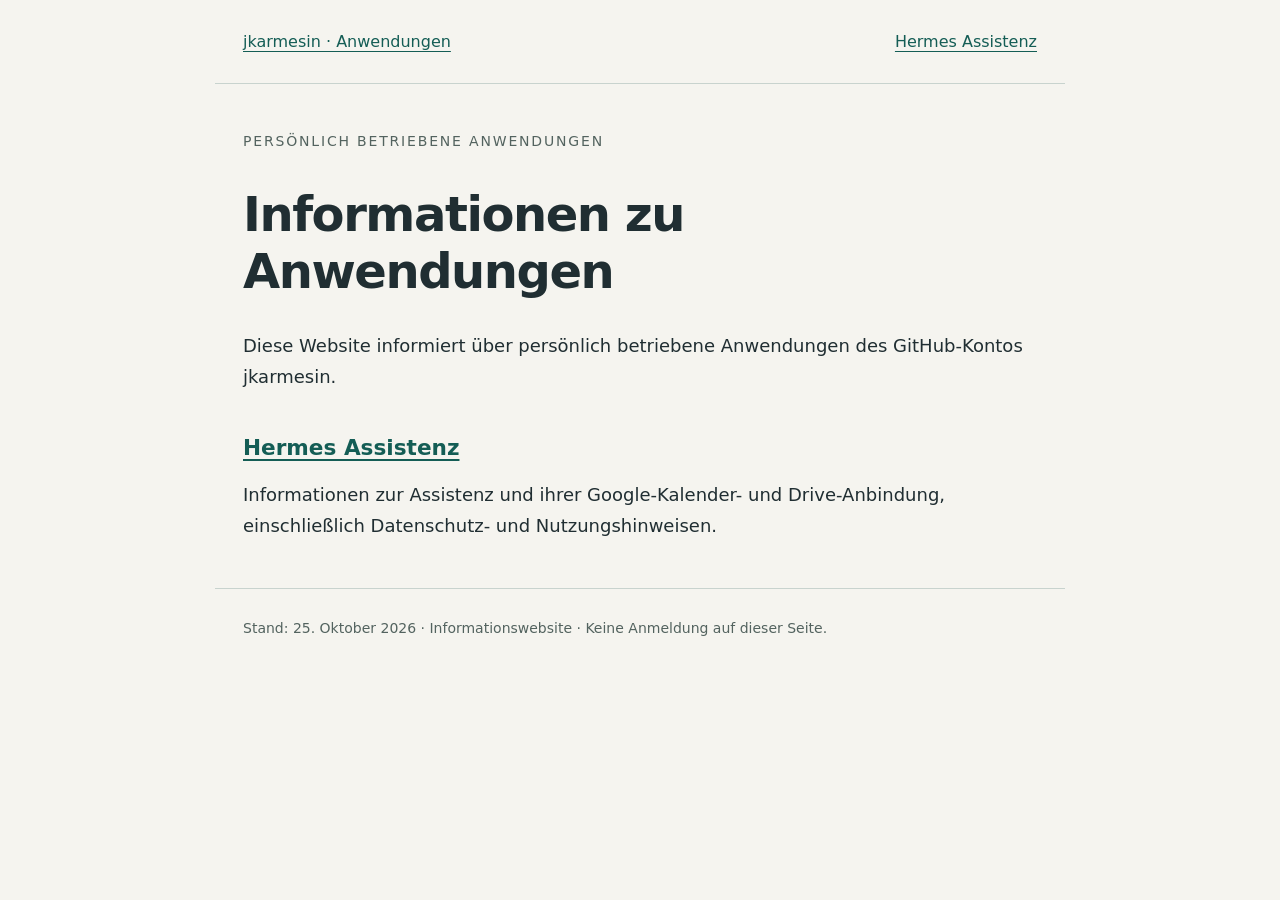
<file: index.html>
<!doctype html>
<html lang="de"><head><meta charset="utf-8"><meta name="viewport" content="width=device-width,initial-scale=1"><meta name="robots" content="noindex"><meta name="description" content="Informationen zur persönlichen Nutzung von Hermes Assistenz und zur Google-Anbindung."><title>Informationen zu Anwendungen</title><link rel="stylesheet" href="style.css"><meta name="google-site-verification" content="zMURA0jsrWzc1F38BVKmj9uZnFCcE_4WYgppFO4dZlk" /></head>
<body><header><a href="/">jkarmesin · Anwendungen</a><nav aria-label="Seitennavigation"><a href="hermes-assistenz/">Hermes Assistenz</a></nav></header><main><p class="eyebrow">Persönlich betriebene Anwendungen</p><h1>Informationen zu Anwendungen</h1><p>Diese Website informiert über persönlich betriebene Anwendungen des GitHub-Kontos jkarmesin.</p><h2><a href="hermes-assistenz/">Hermes Assistenz</a></h2><p>Informationen zur Assistenz und ihrer Google-Kalender- und Drive-Anbindung, einschließlich Datenschutz- und Nutzungshinweisen.</p></main><footer>Stand: 25. Oktober 2026 · Informationswebsite · Keine Anmeldung auf dieser Seite.</footer></body></html>
</file>
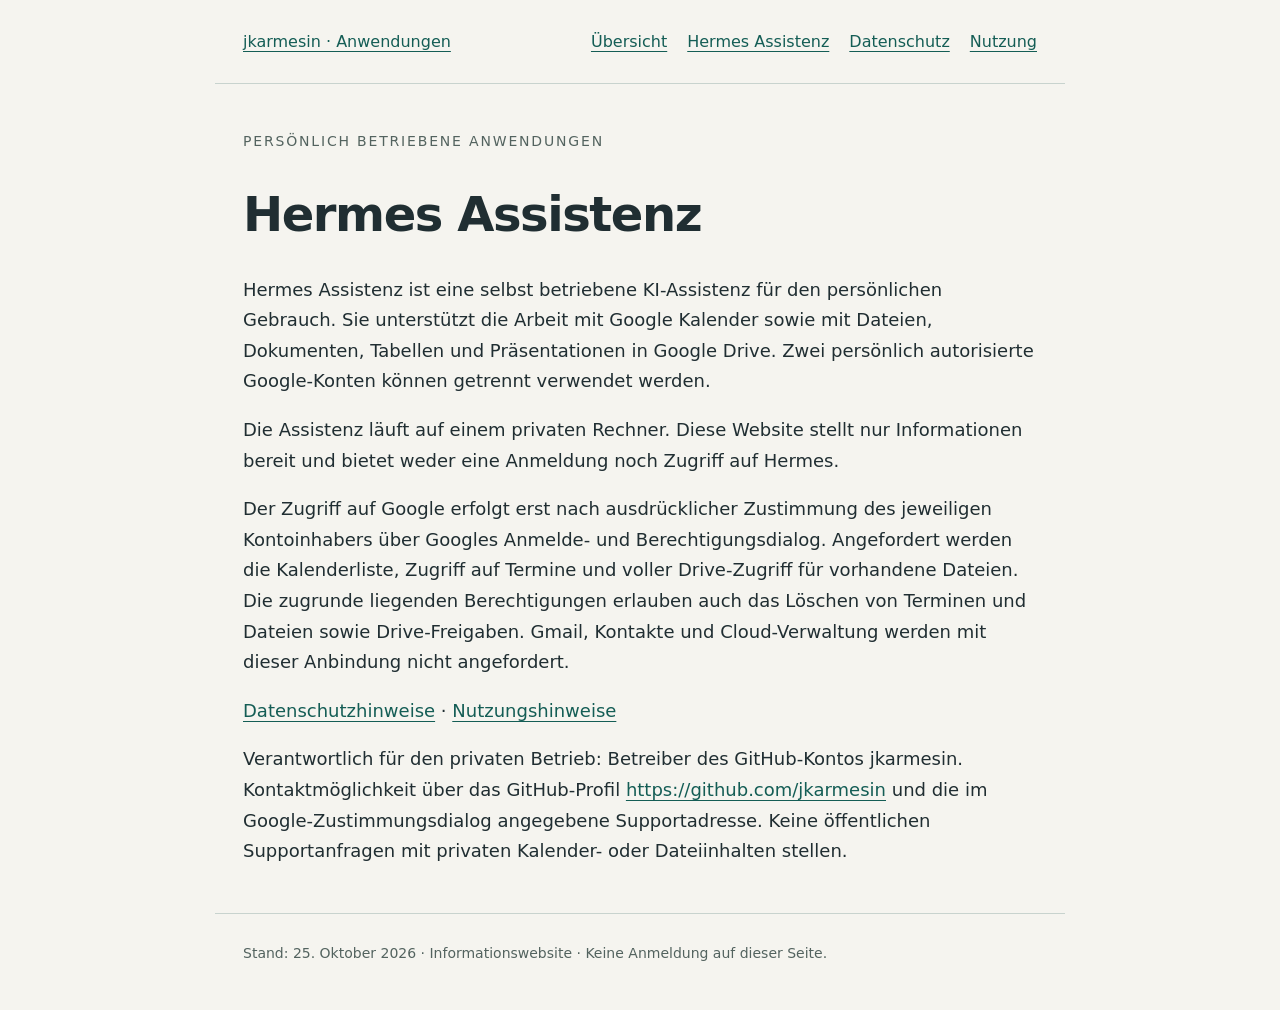
<file: hermes-assistenz/index.html>
<!doctype html>
<html lang="de"><head><meta charset="utf-8"><meta name="viewport" content="width=device-width,initial-scale=1"><meta name="robots" content="noindex"><meta name="description" content="Informationen zur persönlichen Nutzung von Hermes Assistenz und zur Google-Anbindung."><title>Hermes Assistenz</title><link rel="stylesheet" href="../style.css"></head>
<body><header><a href="/">jkarmesin · Anwendungen</a><nav aria-label="Seitennavigation"><a href="/">Übersicht</a><a href="index.html">Hermes Assistenz</a><a href="datenschutz.html">Datenschutz</a><a href="nutzung.html">Nutzung</a></nav></header><main><p class="eyebrow">Persönlich betriebene Anwendungen</p><h1>Hermes Assistenz</h1><p>Hermes Assistenz ist eine selbst betriebene KI-Assistenz für den persönlichen Gebrauch. Sie unterstützt die Arbeit mit Google Kalender sowie mit Dateien, Dokumenten, Tabellen und Präsentationen in Google Drive. Zwei persönlich autorisierte Google-Konten können getrennt verwendet werden.</p>
<p>Die Assistenz läuft auf einem privaten Rechner. Diese Website stellt nur Informationen bereit und bietet weder eine Anmeldung noch Zugriff auf Hermes.</p>
<p>Der Zugriff auf Google erfolgt erst nach ausdrücklicher Zustimmung des jeweiligen Kontoinhabers über Googles Anmelde- und Berechtigungsdialog. Angefordert werden die Kalenderliste, Zugriff auf Termine und voller Drive-Zugriff für vorhandene Dateien. Die zugrunde liegenden Berechtigungen erlauben auch das Löschen von Terminen und Dateien sowie Drive-Freigaben. Gmail, Kontakte und Cloud-Verwaltung werden mit dieser Anbindung nicht angefordert.</p>
<p><a href="datenschutz.html">Datenschutzhinweise</a> · <a href="nutzung.html">Nutzungshinweise</a></p>
<p>Verantwortlich für den privaten Betrieb: Betreiber des GitHub-Kontos jkarmesin. Kontaktmöglichkeit über das GitHub-Profil <a href="https://github.com/jkarmesin">https://github.com/jkarmesin</a> und die im Google-Zustimmungsdialog angegebene Supportadresse. Keine öffentlichen Supportanfragen mit privaten Kalender- oder Dateiinhalten stellen.</p></main><footer>Stand: 25. Oktober 2026 · Informationswebsite · Keine Anmeldung auf dieser Seite.</footer></body></html>
</file>
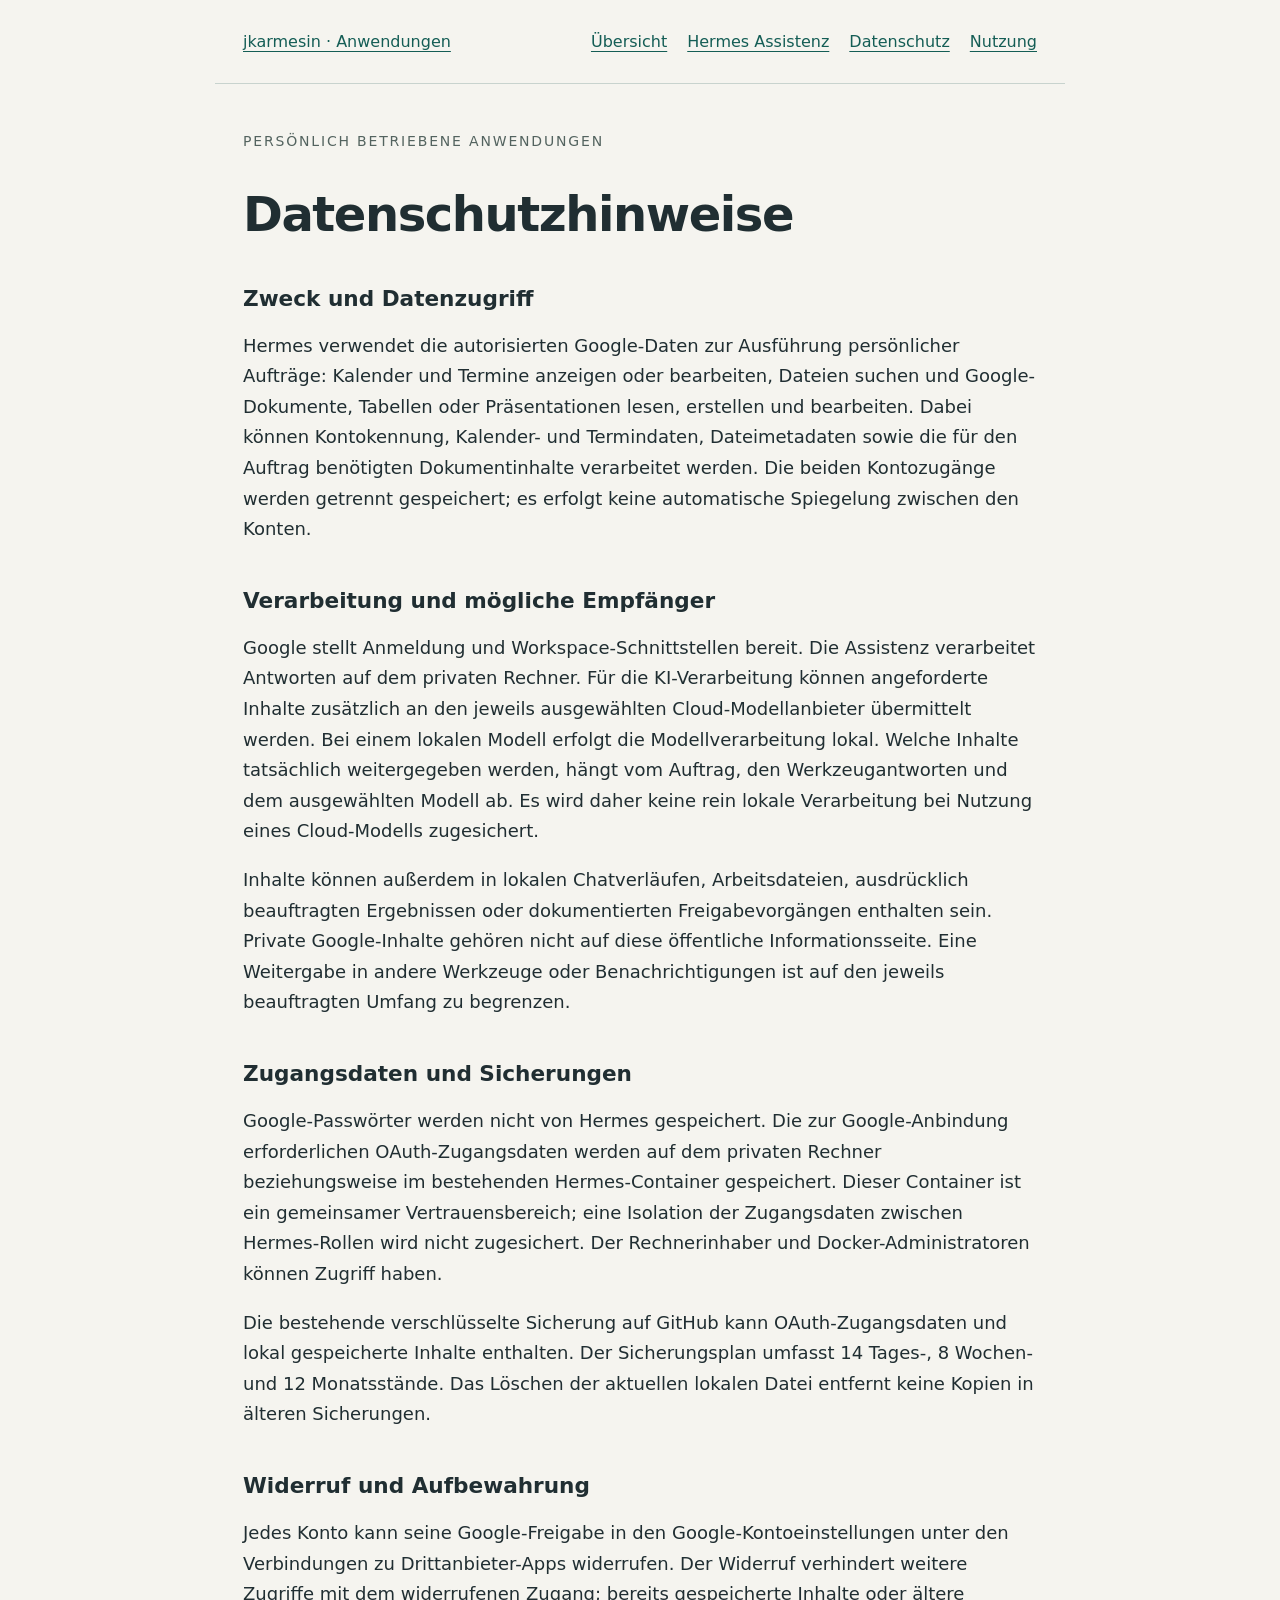
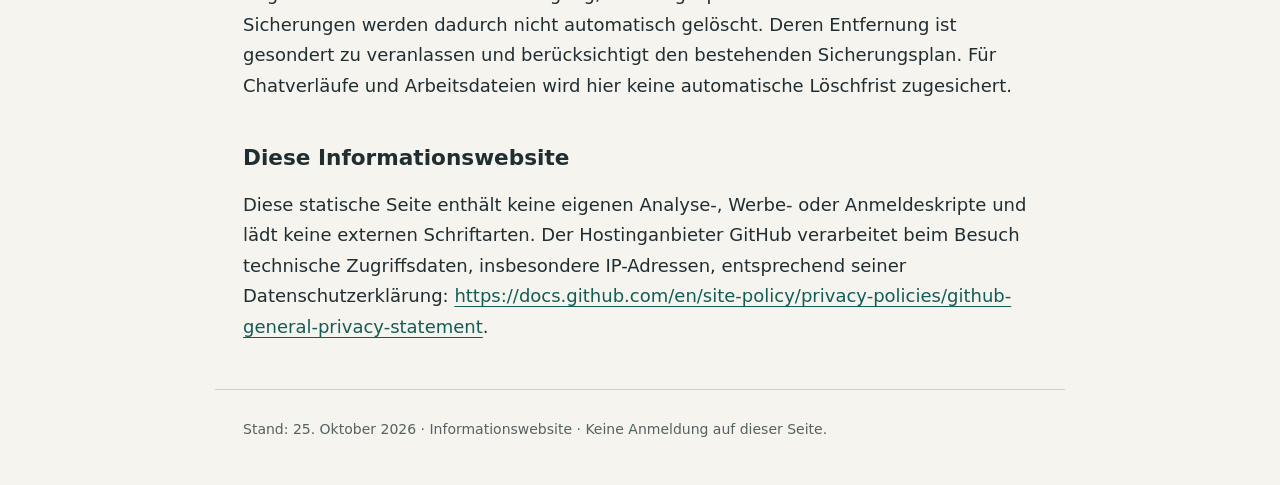
<file: hermes-assistenz/datenschutz.html>
<!doctype html>
<html lang="de"><head><meta charset="utf-8"><meta name="viewport" content="width=device-width,initial-scale=1"><meta name="robots" content="noindex"><meta name="description" content="Informationen zur persönlichen Nutzung von Hermes Assistenz und zur Google-Anbindung."><title>Datenschutzhinweise</title><link rel="stylesheet" href="../style.css"></head>
<body><header><a href="/">jkarmesin · Anwendungen</a><nav aria-label="Seitennavigation"><a href="/">Übersicht</a><a href="index.html">Hermes Assistenz</a><a href="datenschutz.html">Datenschutz</a><a href="nutzung.html">Nutzung</a></nav></header><main><p class="eyebrow">Persönlich betriebene Anwendungen</p><h1>Datenschutzhinweise</h1><h2>Zweck und Datenzugriff</h2>
<p>Hermes verwendet die autorisierten Google-Daten zur Ausführung persönlicher Aufträge: Kalender und Termine anzeigen oder bearbeiten, Dateien suchen und Google-Dokumente, Tabellen oder Präsentationen lesen, erstellen und bearbeiten. Dabei können Kontokennung, Kalender- und Termindaten, Dateimetadaten sowie die für den Auftrag benötigten Dokumentinhalte verarbeitet werden. Die beiden Kontozugänge werden getrennt gespeichert; es erfolgt keine automatische Spiegelung zwischen den Konten.</p>
<h2>Verarbeitung und mögliche Empfänger</h2>
<p>Google stellt Anmeldung und Workspace-Schnittstellen bereit. Die Assistenz verarbeitet Antworten auf dem privaten Rechner. Für die KI-Verarbeitung können angeforderte Inhalte zusätzlich an den jeweils ausgewählten Cloud-Modellanbieter übermittelt werden. Bei einem lokalen Modell erfolgt die Modellverarbeitung lokal. Welche Inhalte tatsächlich weitergegeben werden, hängt vom Auftrag, den Werkzeugantworten und dem ausgewählten Modell ab. Es wird daher keine rein lokale Verarbeitung bei Nutzung eines Cloud-Modells zugesichert.</p>
<p>Inhalte können außerdem in lokalen Chatverläufen, Arbeitsdateien, ausdrücklich beauftragten Ergebnissen oder dokumentierten Freigabevorgängen enthalten sein. Private Google-Inhalte gehören nicht auf diese öffentliche Informationsseite. Eine Weitergabe in andere Werkzeuge oder Benachrichtigungen ist auf den jeweils beauftragten Umfang zu begrenzen.</p>
<h2>Zugangsdaten und Sicherungen</h2>
<p>Google-Passwörter werden nicht von Hermes gespeichert. Die zur Google-Anbindung erforderlichen OAuth-Zugangsdaten werden auf dem privaten Rechner beziehungsweise im bestehenden Hermes-Container gespeichert. Dieser Container ist ein gemeinsamer Vertrauensbereich; eine Isolation der Zugangsdaten zwischen Hermes-Rollen wird nicht zugesichert. Der Rechnerinhaber und Docker-Administratoren können Zugriff haben.</p>
<p>Die bestehende verschlüsselte Sicherung auf GitHub kann OAuth-Zugangsdaten und lokal gespeicherte Inhalte enthalten. Der Sicherungsplan umfasst 14 Tages-, 8 Wochen- und 12 Monatsstände. Das Löschen der aktuellen lokalen Datei entfernt keine Kopien in älteren Sicherungen.</p>
<h2>Widerruf und Aufbewahrung</h2>
<p>Jedes Konto kann seine Google-Freigabe in den Google-Kontoeinstellungen unter den Verbindungen zu Drittanbieter-Apps widerrufen. Der Widerruf verhindert weitere Zugriffe mit dem widerrufenen Zugang; bereits gespeicherte Inhalte oder ältere Sicherungen werden dadurch nicht automatisch gelöscht. Deren Entfernung ist gesondert zu veranlassen und berücksichtigt den bestehenden Sicherungsplan. Für Chatverläufe und Arbeitsdateien wird hier keine automatische Löschfrist zugesichert.</p>
<h2>Diese Informationswebsite</h2>
<p>Diese statische Seite enthält keine eigenen Analyse-, Werbe- oder Anmeldeskripte und lädt keine externen Schriftarten. Der Hostinganbieter GitHub verarbeitet beim Besuch technische Zugriffsdaten, insbesondere IP-Adressen, entsprechend seiner Datenschutzerklärung: <a href="https://docs.github.com/en/site-policy/privacy-policies/github-general-privacy-statement">https://docs.github.com/en/site-policy/privacy-policies/github-general-privacy-statement</a>.</p></main><footer>Stand: 25. Oktober 2026 · Informationswebsite · Keine Anmeldung auf dieser Seite.</footer></body></html>
</file>
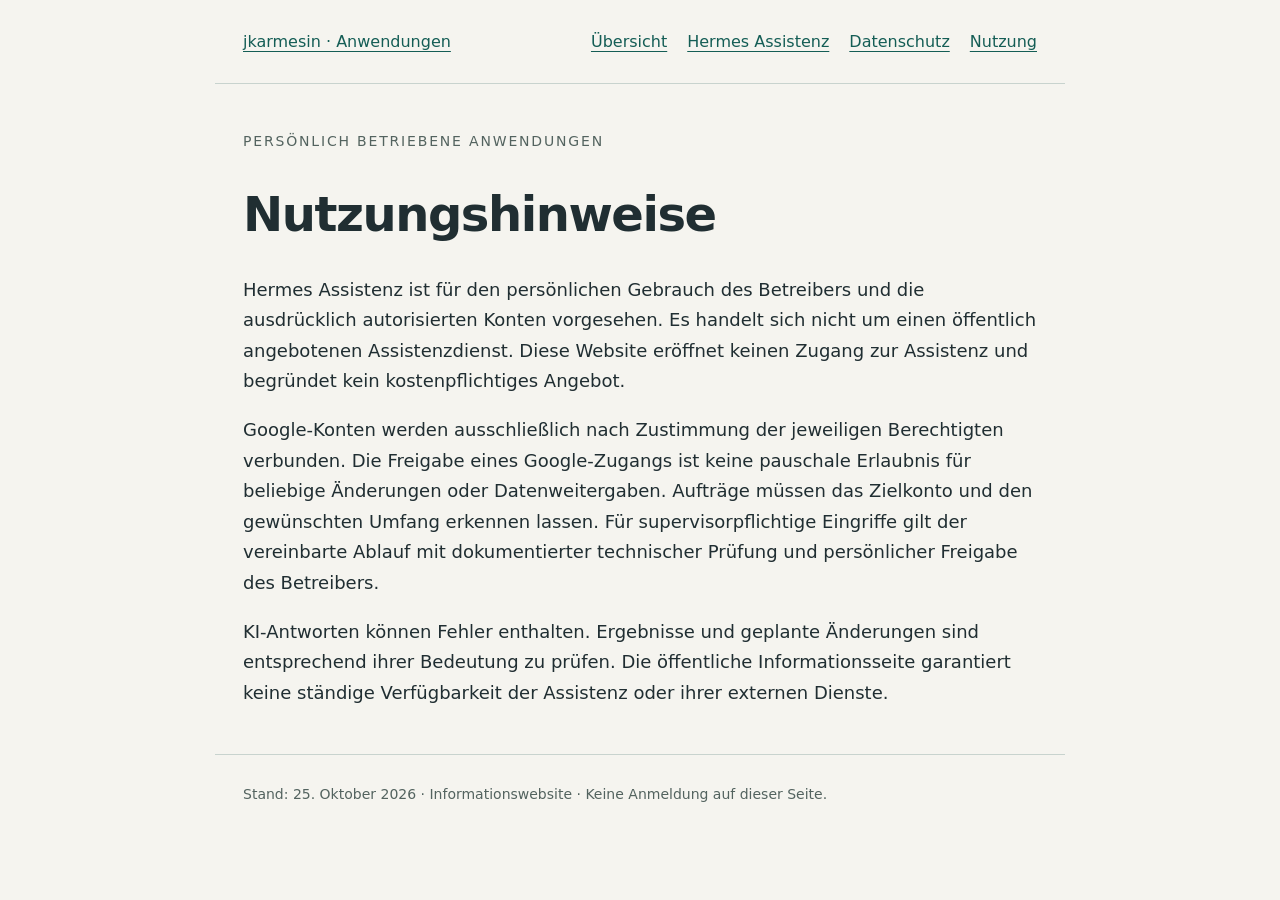
<file: hermes-assistenz/nutzung.html>
<!doctype html>
<html lang="de"><head><meta charset="utf-8"><meta name="viewport" content="width=device-width,initial-scale=1"><meta name="robots" content="noindex"><meta name="description" content="Informationen zur persönlichen Nutzung von Hermes Assistenz und zur Google-Anbindung."><title>Nutzungshinweise</title><link rel="stylesheet" href="../style.css"></head>
<body><header><a href="/">jkarmesin · Anwendungen</a><nav aria-label="Seitennavigation"><a href="/">Übersicht</a><a href="index.html">Hermes Assistenz</a><a href="datenschutz.html">Datenschutz</a><a href="nutzung.html">Nutzung</a></nav></header><main><p class="eyebrow">Persönlich betriebene Anwendungen</p><h1>Nutzungshinweise</h1><p>Hermes Assistenz ist für den persönlichen Gebrauch des Betreibers und die ausdrücklich autorisierten Konten vorgesehen. Es handelt sich nicht um einen öffentlich angebotenen Assistenzdienst. Diese Website eröffnet keinen Zugang zur Assistenz und begründet kein kostenpflichtiges Angebot.</p>
<p>Google-Konten werden ausschließlich nach Zustimmung der jeweiligen Berechtigten verbunden. Die Freigabe eines Google-Zugangs ist keine pauschale Erlaubnis für beliebige Änderungen oder Datenweitergaben. Aufträge müssen das Zielkonto und den gewünschten Umfang erkennen lassen. Für supervisorpflichtige Eingriffe gilt der vereinbarte Ablauf mit dokumentierter technischer Prüfung und persönlicher Freigabe des Betreibers.</p>
<p>KI-Antworten können Fehler enthalten. Ergebnisse und geplante Änderungen sind entsprechend ihrer Bedeutung zu prüfen. Die öffentliche Informationsseite garantiert keine ständige Verfügbarkeit der Assistenz oder ihrer externen Dienste.</p></main><footer>Stand: 25. Oktober 2026 · Informationswebsite · Keine Anmeldung auf dieser Seite.</footer></body></html>
</file>
<file: style.css>
*{box-sizing:border-box}html{color-scheme:light}body{margin:0;background:#f5f4ef;color:#202e32;font:18px/1.7 system-ui,-apple-system,BlinkMacSystemFont,"Segoe UI",sans-serif}header,main,footer{max-width:850px;margin:auto;padding:28px}header{border-bottom:1px solid #c8d3ce;display:flex;gap:24px;justify-content:space-between;align-items:center}header a{font-size:16px}nav{display:flex;gap:20px;flex-wrap:wrap}a{color:#145d55;text-underline-offset:4px}a:focus-visible{outline:3px solid #966625;outline-offset:5px}h1{font-size:clamp(2rem,6vw,3rem);line-height:1.18;letter-spacing:-.03em;margin:32px 0}h2{font-size:1.35rem;line-height:1.3;margin-top:42px}h3{font-size:1.2rem}p{margin:18px 0}.eyebrow,footer{font-size:14px;color:#53635f}.eyebrow{text-transform:uppercase;letter-spacing:.13em}footer{border-top:1px solid #c8d3ce;padding-bottom:44px}code{overflow-wrap:anywhere;font-size:.9em}ul{padding-left:24px}@media(max-width:560px){header{display:block}nav{margin-top:18px;gap:15px}header,main,footer{padding:22px}body{font-size:17px}}
</file>
